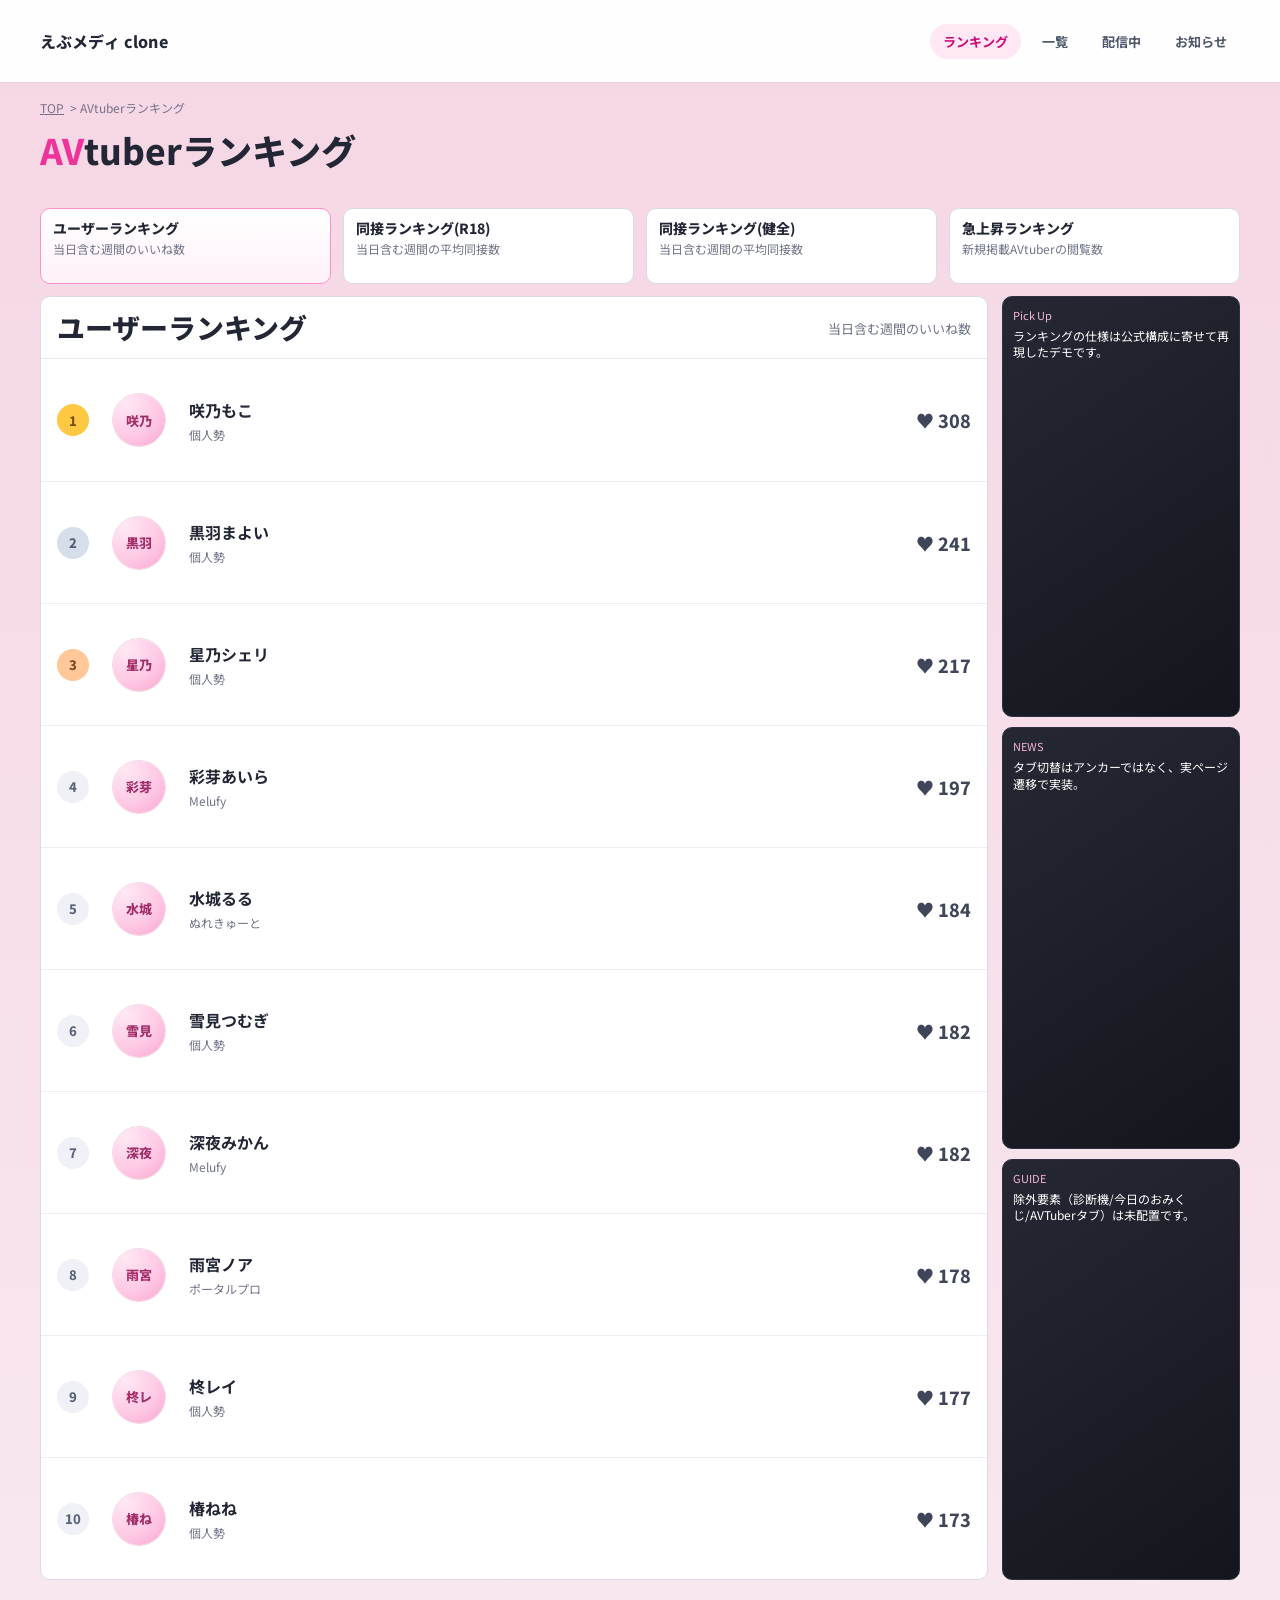
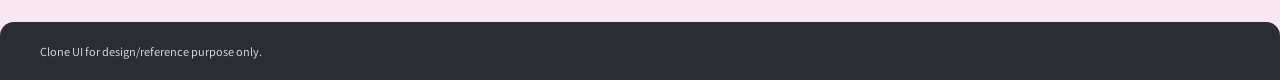
<file: index.html>
<!doctype html>
<html lang="ja">
  <head>
    <meta charset="UTF-8" />
    <meta name="viewport" content="width=device-width, initial-scale=1.0" />
    <title>ユーザーランキング | AVtuberランキング clone</title>
    <meta name="description" content="AVtuberランキングのユーザーランキングページ。タブごとにページ遷移で閲覧できます。" />
    <link rel="preconnect" href="https://fonts.googleapis.com" />
    <link rel="preconnect" href="https://fonts.gstatic.com" crossorigin />
    <link href="https://fonts.googleapis.com/css2?family=Noto+Sans+JP:wght@400;500;700;800&display=swap" rel="stylesheet" />
    <link rel="stylesheet" href="./styles.css?v=6" />
  </head>
  <body data-ranking-type="like">
    <div class="app-shell">
      <header class="header">
        <div class="header-inner container">
          <a class="logo" href="./index.html" aria-label="ランキングトップ">えぶメディ clone</a>
          <nav class="gnav" aria-label="グローバルナビゲーション">
            <a class="nav-link active" href="./index.html">ランキング</a>
            <a class="nav-link" href="./list.html">一覧</a>
            <a class="nav-link" href="./live.html">配信中</a>
            <a class="nav-link" href="./news.html">お知らせ</a>
          </nav>
        </div>
      </header>

      <main class="container main-content">
        <div class="breadcrumbs"><a href="./index.html">TOP</a> &gt; AVtuberランキング</div>
        <h1 class="title-page"><span class="t-pink">AV</span>tuberランキング</h1>

        <section class="tab-nav" aria-label="ランキング種別タブ">
          <a class="tab-item is-active" href="./index.html">
            <h2 class="tab-label">ユーザーランキング</h2>
            <p class="tab-desc">当日含む週間のいいね数</p>
          </a>
          <a class="tab-item" href="./ranking-live.html">
            <h2 class="tab-label">同接ランキング(R18)</h2>
            <p class="tab-desc">当日含む週間の平均同接数</p>
          </a>
          <a class="tab-item" href="./ranking-healthy.html">
            <h2 class="tab-label">同接ランキング(健全)</h2>
            <p class="tab-desc">当日含む週間の平均同接数</p>
          </a>
          <a class="tab-item" href="./ranking-pv.html">
            <h2 class="tab-label">急上昇ランキング</h2>
            <p class="tab-desc">新規掲載AVtuberの閲覧数</p>
          </a>
        </section>

        <div class="ranking-layout">
          <section class="ranking-panel">
            <div class="panel-head">
              <h2 class="title-ranking">ユーザーランキング</h2>
              <p class="ranking-desc">当日含む週間のいいね数</p>
            </div>
            <div class="rank-list" data-grid="like"></div>
          </section>

          <aside class="side-stack" aria-label="サイド情報">
            <section class="ad-card"><small>Pick Up</small><p>ランキングの仕様は公式構成に寄せて再現したデモです。</p></section>
            <section class="ad-card"><small>NEWS</small><p>タブ切替はアンカーではなく、実ページ遷移で実装。</p></section>
            <section class="ad-card"><small>GUIDE</small><p>除外要素（診断機/今日のおみくじ/AVTuberタブ）は未配置です。</p></section>
          </aside>
        </div>
      </main>

      <footer class="footer">
        <div class="container footer-inner">
          <p>Clone UI for design/reference purpose only.</p>
        </div>
      </footer>
    </div>

    <script src="./script.js" type="module"></script>
  </body>
</html>
</file>
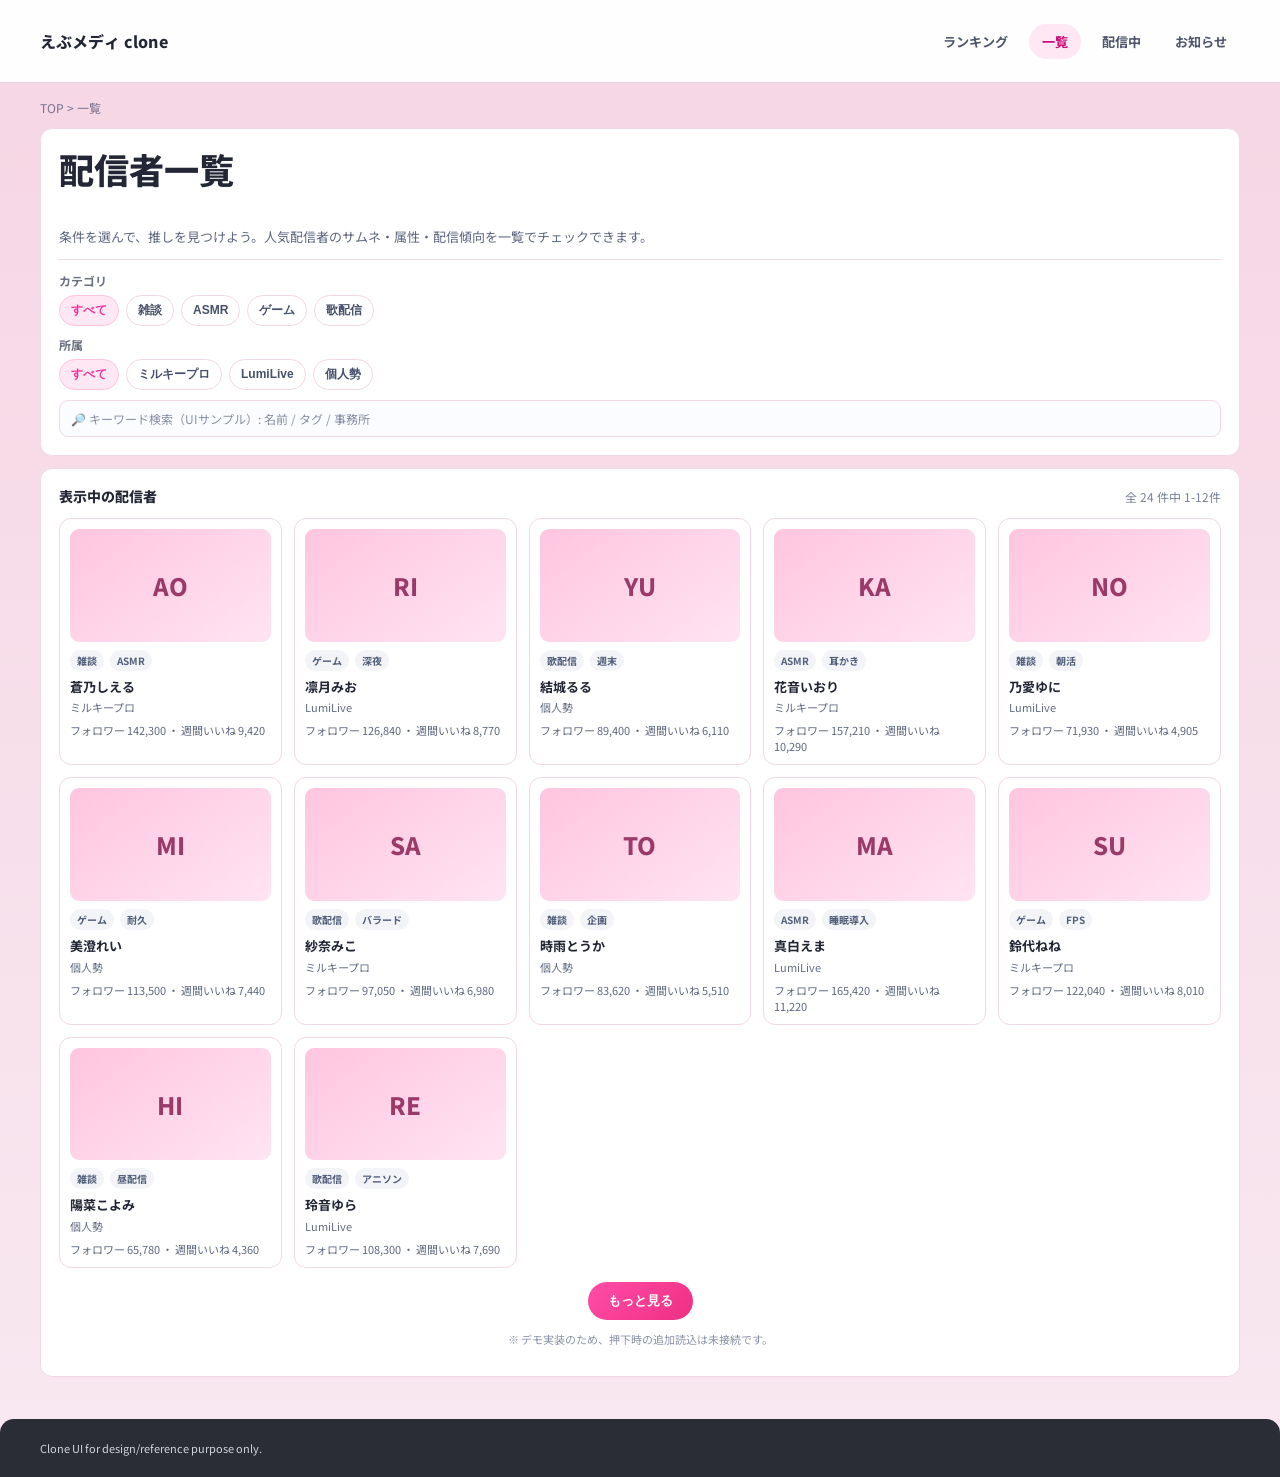
<file: list.html>
<!doctype html>
<html lang="ja">
  <head>
    <meta charset="UTF-8" />
    <meta name="viewport" content="width=device-width, initial-scale=1.0" />
    <title>一覧 | えぶメディ clone</title>
    <meta name="description" content="配信者一覧。事務所・カテゴリ・タグで絞り込みながら人気配信者を探せます。" />
    <link rel="preconnect" href="https://fonts.googleapis.com" />
    <link rel="preconnect" href="https://fonts.gstatic.com" crossorigin />
    <link
      href="https://fonts.googleapis.com/css2?family=Noto+Sans+JP:wght@400;500;700;800&display=swap"
      rel="stylesheet"
    />
    <link rel="stylesheet" href="./styles.css?v=6" />
  </head>
  <body>
    <div class="app-shell">
      <header class="header">
        <div class="header-inner container">
          <a class="logo" href="./index.html">えぶメディ clone</a>
          <nav class="gnav" aria-label="グローバルナビゲーション">
            <a class="nav-link" href="./index.html">ランキング</a>
            <a class="nav-link active" href="./list.html">一覧</a>
            <a class="nav-link" href="./live.html">配信中</a>
            <a class="nav-link" href="./news.html">お知らせ</a>
          </nav>
        </div>
      </header>

      <main class="container main-content list-page">
        <div class="breadcrumbs">TOP &gt; 一覧</div>

        <section class="first-view box-white">
          <h1 class="title-page">配信者一覧</h1>
          <p class="lead">条件を選んで、推しを見つけよう。人気配信者のサムネ・属性・配信傾向を一覧でチェックできます。</p>

          <div class="filter-area" aria-label="一覧フィルター">
            <div class="filter-row">
              <span class="filter-label">カテゴリ</span>
              <div class="chip-group">
                <button class="chip chip-active" type="button">すべて</button>
                <button class="chip" type="button">雑談</button>
                <button class="chip" type="button">ASMR</button>
                <button class="chip" type="button">ゲーム</button>
                <button class="chip" type="button">歌配信</button>
              </div>
            </div>
            <div class="filter-row">
              <span class="filter-label">所属</span>
              <div class="chip-group">
                <button class="chip chip-active" type="button">すべて</button>
                <button class="chip" type="button">ミルキープロ</button>
                <button class="chip" type="button">LumiLive</button>
                <button class="chip" type="button">個人勢</button>
              </div>
            </div>
            <div class="search-like">🔎 キーワード検索（UIサンプル）: 名前 / タグ / 事務所</div>
          </div>
        </section>

        <section class="box-white listing-section">
          <div class="section-head">
            <h2 class="title-ranking">表示中の配信者</h2>
            <p class="count">全 24 件中 1-12件</p>
          </div>

          <div class="creator-grid">
            <article class="creator-card">
              <div class="creator-thumb">AO</div>
              <div class="creator-meta"><span class="meta-pill">雑談</span><span class="meta-pill">ASMR</span></div>
              <h3 class="card-name">蒼乃しえる</h3>
              <p class="belong">ミルキープロ</p>
              <p class="creator-stats">フォロワー 142,300 ・ 週間いいね 9,420</p>
            </article>
            <article class="creator-card">
              <div class="creator-thumb">RI</div>
              <div class="creator-meta"><span class="meta-pill">ゲーム</span><span class="meta-pill">深夜</span></div>
              <h3 class="card-name">凛月みお</h3>
              <p class="belong">LumiLive</p>
              <p class="creator-stats">フォロワー 126,840 ・ 週間いいね 8,770</p>
            </article>
            <article class="creator-card">
              <div class="creator-thumb">YU</div>
              <div class="creator-meta"><span class="meta-pill">歌配信</span><span class="meta-pill">週末</span></div>
              <h3 class="card-name">結城るる</h3>
              <p class="belong">個人勢</p>
              <p class="creator-stats">フォロワー 89,400 ・ 週間いいね 6,110</p>
            </article>
            <article class="creator-card">
              <div class="creator-thumb">KA</div>
              <div class="creator-meta"><span class="meta-pill">ASMR</span><span class="meta-pill">耳かき</span></div>
              <h3 class="card-name">花音いおり</h3>
              <p class="belong">ミルキープロ</p>
              <p class="creator-stats">フォロワー 157,210 ・ 週間いいね 10,290</p>
            </article>
            <article class="creator-card">
              <div class="creator-thumb">NO</div>
              <div class="creator-meta"><span class="meta-pill">雑談</span><span class="meta-pill">朝活</span></div>
              <h3 class="card-name">乃愛ゆに</h3>
              <p class="belong">LumiLive</p>
              <p class="creator-stats">フォロワー 71,930 ・ 週間いいね 4,905</p>
            </article>
            <article class="creator-card">
              <div class="creator-thumb">MI</div>
              <div class="creator-meta"><span class="meta-pill">ゲーム</span><span class="meta-pill">耐久</span></div>
              <h3 class="card-name">美澄れい</h3>
              <p class="belong">個人勢</p>
              <p class="creator-stats">フォロワー 113,500 ・ 週間いいね 7,440</p>
            </article>
            <article class="creator-card">
              <div class="creator-thumb">SA</div>
              <div class="creator-meta"><span class="meta-pill">歌配信</span><span class="meta-pill">バラード</span></div>
              <h3 class="card-name">紗奈みこ</h3>
              <p class="belong">ミルキープロ</p>
              <p class="creator-stats">フォロワー 97,050 ・ 週間いいね 6,980</p>
            </article>
            <article class="creator-card">
              <div class="creator-thumb">TO</div>
              <div class="creator-meta"><span class="meta-pill">雑談</span><span class="meta-pill">企画</span></div>
              <h3 class="card-name">時雨とうか</h3>
              <p class="belong">個人勢</p>
              <p class="creator-stats">フォロワー 83,620 ・ 週間いいね 5,510</p>
            </article>
            <article class="creator-card">
              <div class="creator-thumb">MA</div>
              <div class="creator-meta"><span class="meta-pill">ASMR</span><span class="meta-pill">睡眠導入</span></div>
              <h3 class="card-name">真白えま</h3>
              <p class="belong">LumiLive</p>
              <p class="creator-stats">フォロワー 165,420 ・ 週間いいね 11,220</p>
            </article>
            <article class="creator-card">
              <div class="creator-thumb">SU</div>
              <div class="creator-meta"><span class="meta-pill">ゲーム</span><span class="meta-pill">FPS</span></div>
              <h3 class="card-name">鈴代ねね</h3>
              <p class="belong">ミルキープロ</p>
              <p class="creator-stats">フォロワー 122,040 ・ 週間いいね 8,010</p>
            </article>
            <article class="creator-card">
              <div class="creator-thumb">HI</div>
              <div class="creator-meta"><span class="meta-pill">雑談</span><span class="meta-pill">昼配信</span></div>
              <h3 class="card-name">陽菜こよみ</h3>
              <p class="belong">個人勢</p>
              <p class="creator-stats">フォロワー 65,780 ・ 週間いいね 4,360</p>
            </article>
            <article class="creator-card">
              <div class="creator-thumb">RE</div>
              <div class="creator-meta"><span class="meta-pill">歌配信</span><span class="meta-pill">アニソン</span></div>
              <h3 class="card-name">玲音ゆら</h3>
              <p class="belong">LumiLive</p>
              <p class="creator-stats">フォロワー 108,300 ・ 週間いいね 7,690</p>
            </article>
          </div>

          <div class="load-more-wrap">
            <button class="load-more" type="button">もっと見る</button>
            <p class="muted-note">※ デモ実装のため、押下時の追加読込は未接続です。</p>
          </div>
        </section>
      </main>

      <footer class="footer">
        <div class="container footer-inner">
          <p>Clone UI for design/reference purpose only.</p>
        </div>
      </footer>
    </div>
  </body>
</html>
</file>
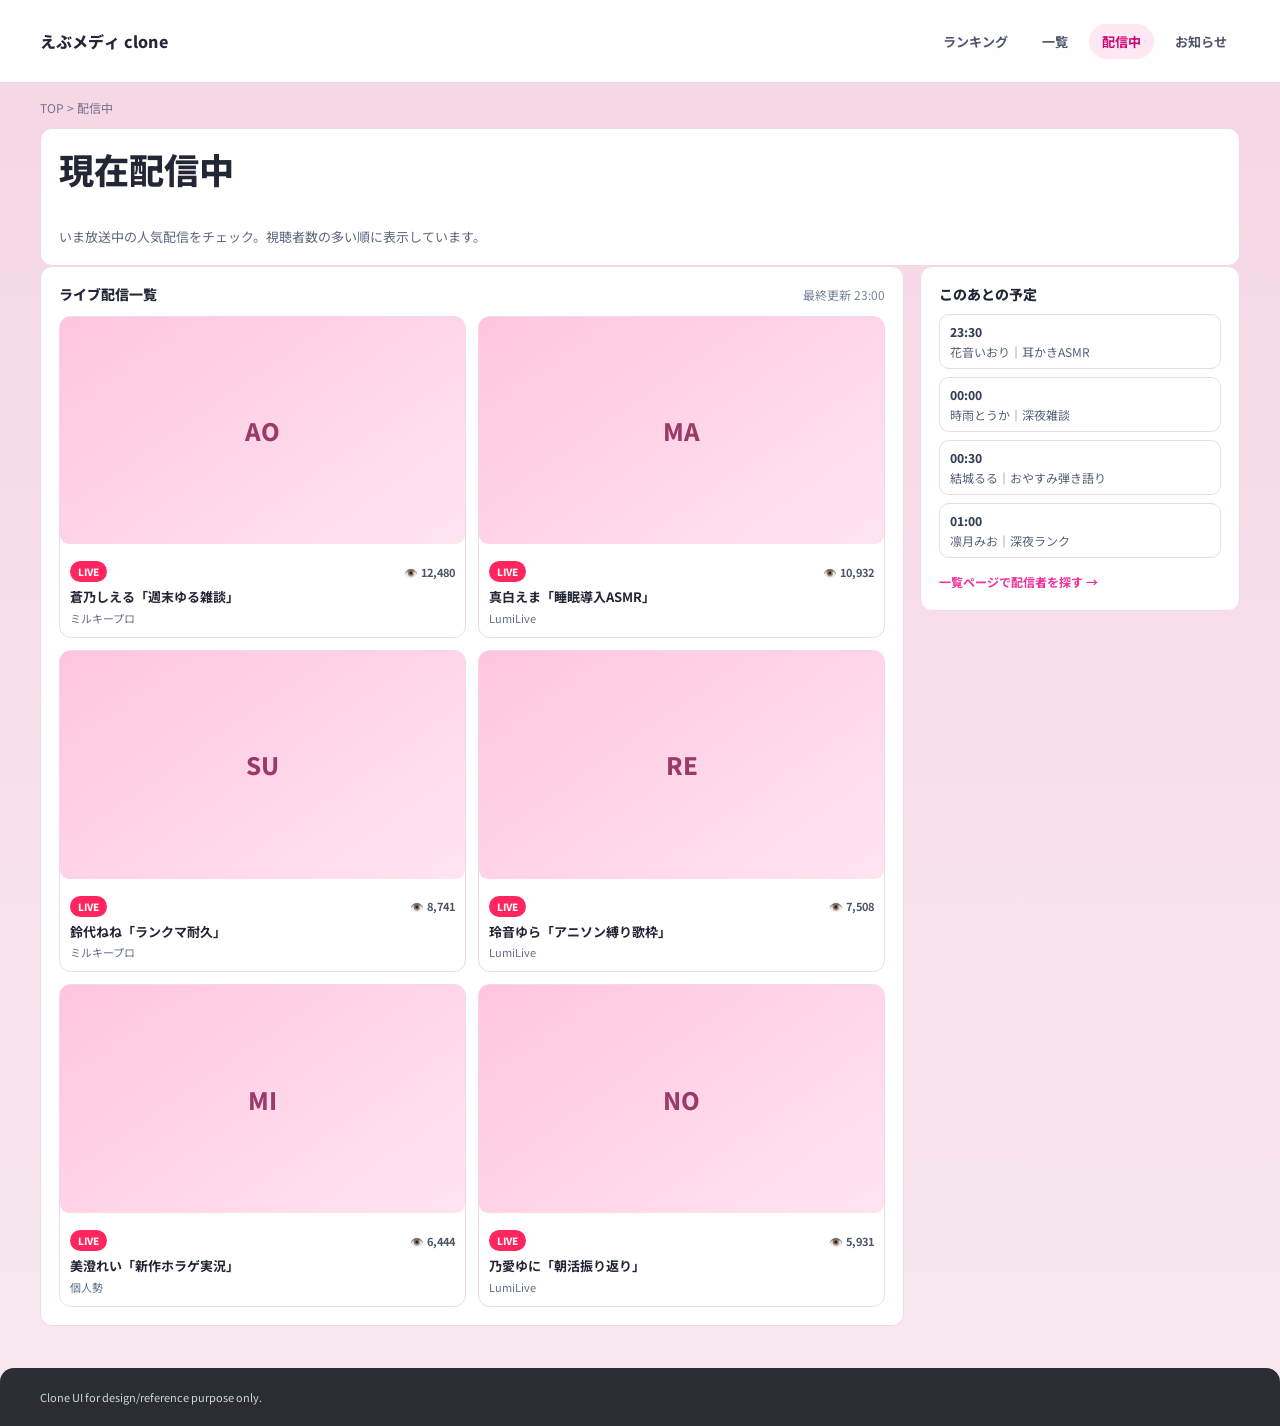
<file: live.html>
<!doctype html>
<html lang="ja">
  <head>
    <meta charset="UTF-8" />
    <meta name="viewport" content="width=device-width, initial-scale=1.0" />
    <title>配信中 | えぶメディ clone</title>
    <meta name="description" content="現在配信中の配信者をリアルタイム風に表示。視聴者数と次回配信スケジュールをまとめて確認できます。" />
    <link rel="preconnect" href="https://fonts.googleapis.com" />
    <link rel="preconnect" href="https://fonts.gstatic.com" crossorigin />
    <link
      href="https://fonts.googleapis.com/css2?family=Noto+Sans+JP:wght@400;500;700;800&display=swap"
      rel="stylesheet"
    />
    <link rel="stylesheet" href="./styles.css?v=6" />
  </head>
  <body>
    <div class="app-shell">
      <header class="header">
        <div class="header-inner container">
          <a class="logo" href="./index.html">えぶメディ clone</a>
          <nav class="gnav" aria-label="グローバルナビゲーション">
            <a class="nav-link" href="./index.html">ランキング</a>
            <a class="nav-link" href="./list.html">一覧</a>
            <a class="nav-link active" href="./live.html">配信中</a>
            <a class="nav-link" href="./news.html">お知らせ</a>
          </nav>
        </div>
      </header>

      <main class="container main-content live-page">
        <div class="breadcrumbs">TOP &gt; 配信中</div>

        <section class="first-view box-white">
          <h1 class="title-page">現在配信中</h1>
          <p class="lead">いま放送中の人気配信をチェック。視聴者数の多い順に表示しています。</p>
        </section>

        <div class="live-layout">
          <section class="box-white">
            <div class="section-head">
              <h2 class="title-ranking">ライブ配信一覧</h2>
              <p class="count">最終更新 23:00</p>
            </div>

            <div class="live-grid">
              <article class="live-card">
                <div class="live-thumb">AO</div>
                <div class="live-body">
                  <div class="live-meta-row"><span class="live-badge">LIVE</span><span class="viewer-count">👁️ 12,480</span></div>
                  <h3 class="card-name">蒼乃しえる「週末ゆる雑談」</h3>
                  <p class="belong">ミルキープロ</p>
                </div>
              </article>
              <article class="live-card">
                <div class="live-thumb">MA</div>
                <div class="live-body">
                  <div class="live-meta-row"><span class="live-badge">LIVE</span><span class="viewer-count">👁️ 10,932</span></div>
                  <h3 class="card-name">真白えま「睡眠導入ASMR」</h3>
                  <p class="belong">LumiLive</p>
                </div>
              </article>
              <article class="live-card">
                <div class="live-thumb">SU</div>
                <div class="live-body">
                  <div class="live-meta-row"><span class="live-badge">LIVE</span><span class="viewer-count">👁️ 8,741</span></div>
                  <h3 class="card-name">鈴代ねね「ランクマ耐久」</h3>
                  <p class="belong">ミルキープロ</p>
                </div>
              </article>
              <article class="live-card">
                <div class="live-thumb">RE</div>
                <div class="live-body">
                  <div class="live-meta-row"><span class="live-badge">LIVE</span><span class="viewer-count">👁️ 7,508</span></div>
                  <h3 class="card-name">玲音ゆら「アニソン縛り歌枠」</h3>
                  <p class="belong">LumiLive</p>
                </div>
              </article>
              <article class="live-card">
                <div class="live-thumb">MI</div>
                <div class="live-body">
                  <div class="live-meta-row"><span class="live-badge">LIVE</span><span class="viewer-count">👁️ 6,444</span></div>
                  <h3 class="card-name">美澄れい「新作ホラゲ実況」</h3>
                  <p class="belong">個人勢</p>
                </div>
              </article>
              <article class="live-card">
                <div class="live-thumb">NO</div>
                <div class="live-body">
                  <div class="live-meta-row"><span class="live-badge">LIVE</span><span class="viewer-count">👁️ 5,931</span></div>
                  <h3 class="card-name">乃愛ゆに「朝活振り返り」</h3>
                  <p class="belong">LumiLive</p>
                </div>
              </article>
            </div>
          </section>

          <aside class="box-white schedule-box" aria-label="配信スケジュール">
            <h2 class="title-ranking">このあとの予定</h2>
            <ul class="schedule-list">
              <li><span class="time">23:30</span><span class="sch-text">花音いおり｜耳かきASMR</span></li>
              <li><span class="time">00:00</span><span class="sch-text">時雨とうか｜深夜雑談</span></li>
              <li><span class="time">00:30</span><span class="sch-text">結城るる｜おやすみ弾き語り</span></li>
              <li><span class="time">01:00</span><span class="sch-text">凛月みお｜深夜ランク</span></li>
            </ul>
            <a class="schedule-link" href="./list.html">一覧ページで配信者を探す →</a>
          </aside>
        </div>
      </main>

      <footer class="footer">
        <div class="container footer-inner">
          <p>Clone UI for design/reference purpose only.</p>
        </div>
      </footer>
    </div>
  </body>
</html>
</file>
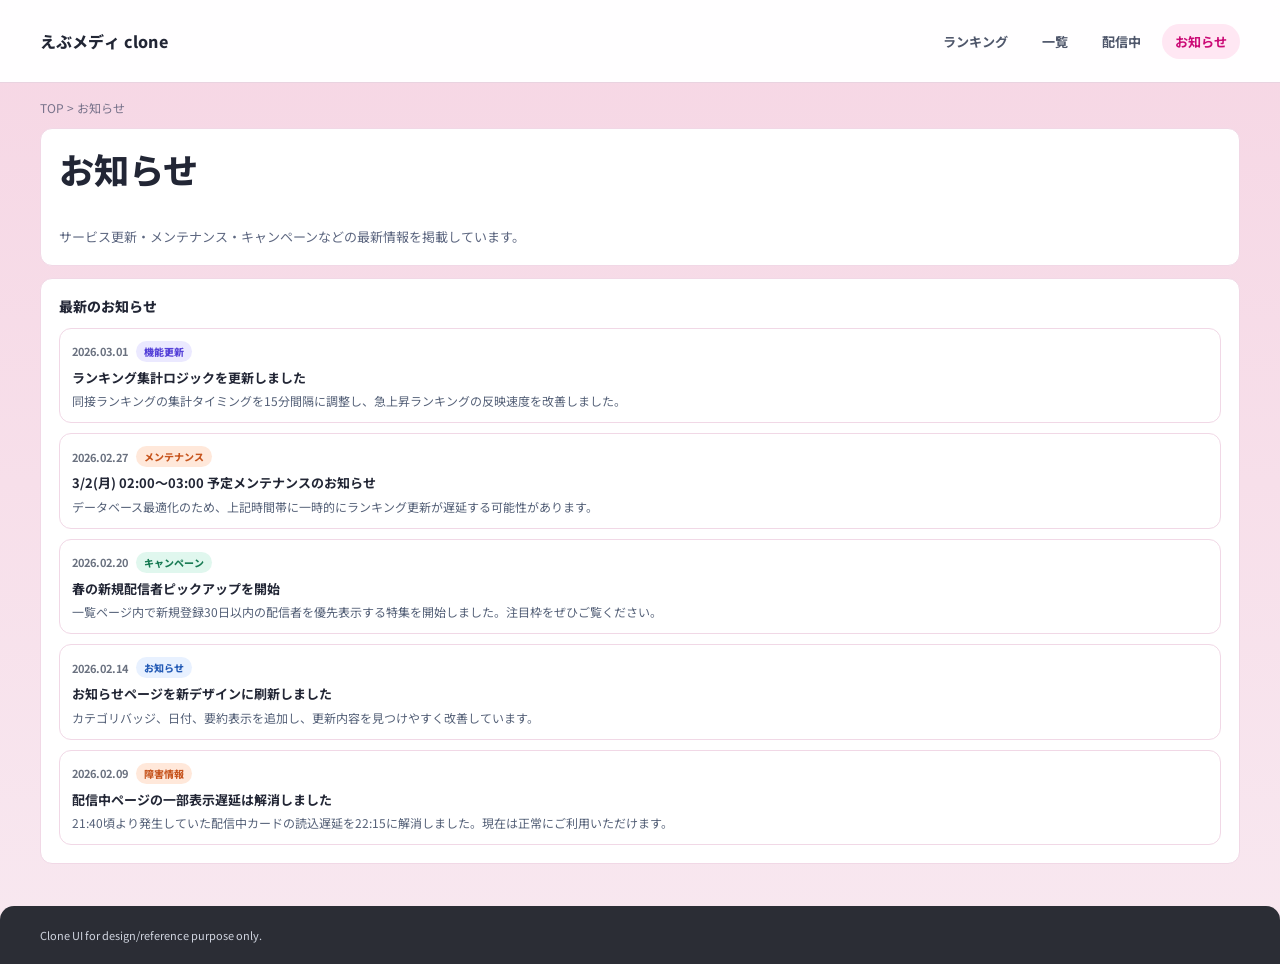
<file: news.html>
<!doctype html>
<html lang="ja">
  <head>
    <meta charset="UTF-8" />
    <meta name="viewport" content="width=device-width, initial-scale=1.0" />
    <title>お知らせ | えぶメディ clone</title>
    <meta name="description" content="ランキング更新情報・障害情報・キャンペーン告知など、お知らせ一覧ページです。" />
    <link rel="preconnect" href="https://fonts.googleapis.com" />
    <link rel="preconnect" href="https://fonts.gstatic.com" crossorigin />
    <link
      href="https://fonts.googleapis.com/css2?family=Noto+Sans+JP:wght@400;500;700;800&display=swap"
      rel="stylesheet"
    />
    <link rel="stylesheet" href="./styles.css?v=6" />
  </head>
  <body>
    <div class="app-shell">
      <header class="header">
        <div class="header-inner container">
          <a class="logo" href="./index.html">えぶメディ clone</a>
          <nav class="gnav" aria-label="グローバルナビゲーション">
            <a class="nav-link" href="./index.html">ランキング</a>
            <a class="nav-link" href="./list.html">一覧</a>
            <a class="nav-link" href="./live.html">配信中</a>
            <a class="nav-link active" href="./news.html">お知らせ</a>
          </nav>
        </div>
      </header>

      <main class="container main-content news-page">
        <div class="breadcrumbs">TOP &gt; お知らせ</div>

        <section class="first-view box-white">
          <h1 class="title-page">お知らせ</h1>
          <p class="lead">サービス更新・メンテナンス・キャンペーンなどの最新情報を掲載しています。</p>
        </section>

        <section class="box-white news-list-wrap">
          <h2 class="title-ranking">最新のお知らせ</h2>
          <ul class="news-list">
            <li class="news-item" id="news-20260301-ranking">
              <div class="news-head">
                <time datetime="2026-03-01">2026.03.01</time>
                <span class="news-category cat-update">機能更新</span>
              </div>
              <h3 class="card-name">ランキング集計ロジックを更新しました</h3>
              <p class="news-snippet">同接ランキングの集計タイミングを15分間隔に調整し、急上昇ランキングの反映速度を改善しました。</p>
            </li>
            <li class="news-item" id="news-20260227-maintenance">
              <div class="news-head">
                <time datetime="2026-02-27">2026.02.27</time>
                <span class="news-category cat-maint">メンテナンス</span>
              </div>
              <h3 class="card-name">3/2(月) 02:00〜03:00 予定メンテナンスのお知らせ</h3>
              <p class="news-snippet">データベース最適化のため、上記時間帯に一時的にランキング更新が遅延する可能性があります。</p>
            </li>
            <li class="news-item" id="news-20260220-campaign">
              <div class="news-head">
                <time datetime="2026-02-20">2026.02.20</time>
                <span class="news-category cat-campaign">キャンペーン</span>
              </div>
              <h3 class="card-name">春の新規配信者ピックアップを開始</h3>
              <p class="news-snippet">一覧ページ内で新規登録30日以内の配信者を優先表示する特集を開始しました。注目枠をぜひご覧ください。</p>
            </li>
            <li class="news-item" id="news-20260214-notice">
              <div class="news-head">
                <time datetime="2026-02-14">2026.02.14</time>
                <span class="news-category cat-info">お知らせ</span>
              </div>
              <h3 class="card-name">お知らせページを新デザインに刷新しました</h3>
              <p class="news-snippet">カテゴリバッジ、日付、要約表示を追加し、更新内容を見つけやすく改善しています。</p>
            </li>
            <li class="news-item" id="news-20260209-system">
              <div class="news-head">
                <time datetime="2026-02-09">2026.02.09</time>
                <span class="news-category cat-maint">障害情報</span>
              </div>
              <h3 class="card-name">配信中ページの一部表示遅延は解消しました</h3>
              <p class="news-snippet">21:40頃より発生していた配信中カードの読込遅延を22:15に解消しました。現在は正常にご利用いただけます。</p>
            </li>
          </ul>
        </section>
      </main>

      <footer class="footer">
        <div class="container footer-inner">
          <p>Clone UI for design/reference purpose only.</p>
        </div>
      </footer>
    </div>
  </body>
</html>
</file>
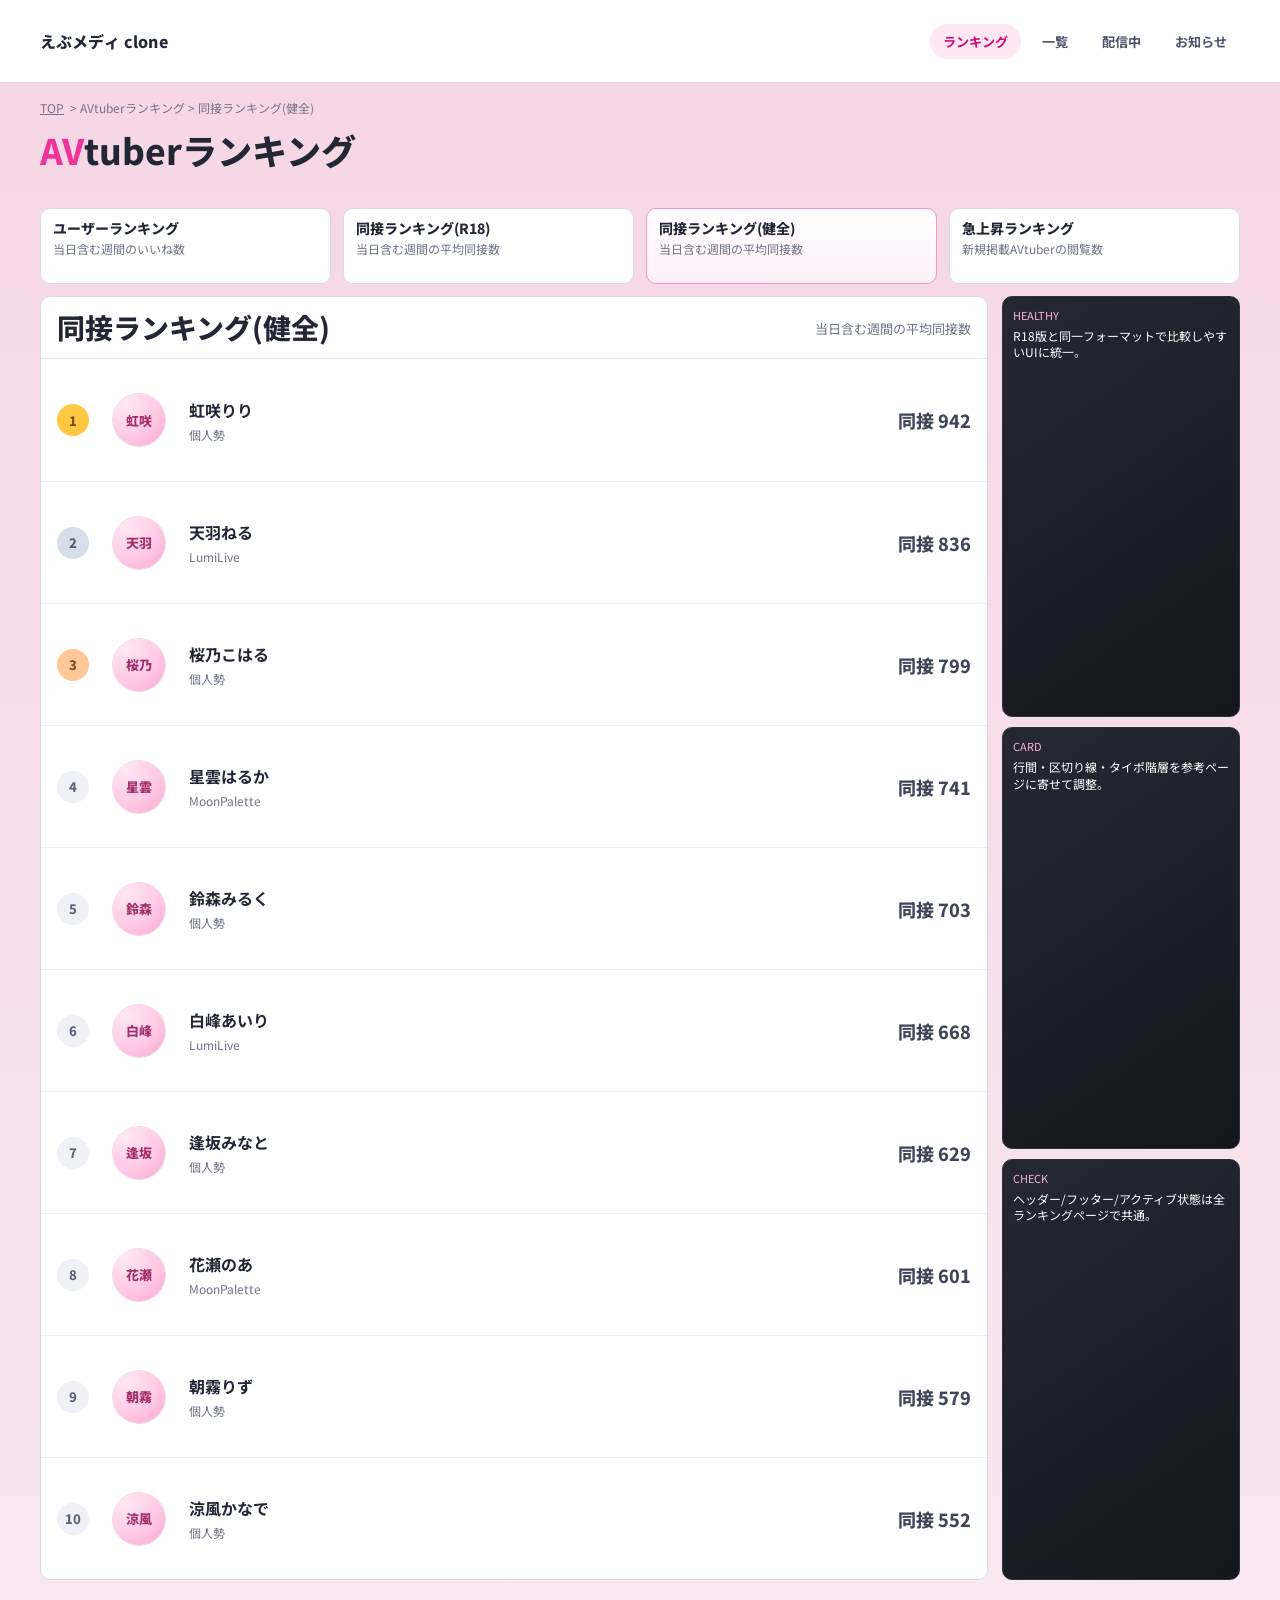
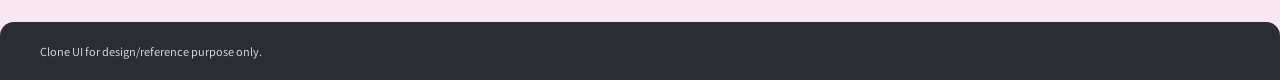
<file: ranking-healthy.html>
<!doctype html>
<html lang="ja">
  <head>
    <meta charset="UTF-8" />
    <meta name="viewport" content="width=device-width, initial-scale=1.0" />
    <title>同接ランキング(健全) | AVtuberランキング clone</title>
    <meta name="description" content="AVtuberランキングの同接ランキング(健全)ページ。タブごとにページ遷移で閲覧できます。" />
    <link rel="preconnect" href="https://fonts.googleapis.com" />
    <link rel="preconnect" href="https://fonts.gstatic.com" crossorigin />
    <link href="https://fonts.googleapis.com/css2?family=Noto+Sans+JP:wght@400;500;700;800&display=swap" rel="stylesheet" />
    <link rel="stylesheet" href="./styles.css?v=6" />
  </head>
  <body data-ranking-type="healthy">
    <div class="app-shell">
      <header class="header">
        <div class="header-inner container">
          <a class="logo" href="./index.html" aria-label="ランキングトップ">えぶメディ clone</a>
          <nav class="gnav" aria-label="グローバルナビゲーション">
            <a class="nav-link active" href="./index.html">ランキング</a>
            <a class="nav-link" href="./list.html">一覧</a>
            <a class="nav-link" href="./live.html">配信中</a>
            <a class="nav-link" href="./news.html">お知らせ</a>
          </nav>
        </div>
      </header>

      <main class="container main-content">
        <div class="breadcrumbs"><a href="./index.html">TOP</a> &gt; AVtuberランキング &gt; 同接ランキング(健全)</div>
        <h1 class="title-page"><span class="t-pink">AV</span>tuberランキング</h1>

        <section class="tab-nav" aria-label="ランキング種別タブ">
          <a class="tab-item" href="./index.html">
            <h2 class="tab-label">ユーザーランキング</h2>
            <p class="tab-desc">当日含む週間のいいね数</p>
          </a>
          <a class="tab-item" href="./ranking-live.html">
            <h2 class="tab-label">同接ランキング(R18)</h2>
            <p class="tab-desc">当日含む週間の平均同接数</p>
          </a>
          <a class="tab-item is-active" href="./ranking-healthy.html">
            <h2 class="tab-label">同接ランキング(健全)</h2>
            <p class="tab-desc">当日含む週間の平均同接数</p>
          </a>
          <a class="tab-item" href="./ranking-pv.html">
            <h2 class="tab-label">急上昇ランキング</h2>
            <p class="tab-desc">新規掲載AVtuberの閲覧数</p>
          </a>
        </section>

        <div class="ranking-layout">
          <section class="ranking-panel">
            <div class="panel-head">
              <h2 class="title-ranking">同接ランキング(健全)</h2>
              <p class="ranking-desc">当日含む週間の平均同接数</p>
            </div>
            <div class="rank-list" data-grid="healthy"></div>
          </section>

          <aside class="side-stack" aria-label="サイド情報">
            <section class="ad-card"><small>HEALTHY</small><p>R18版と同一フォーマットで比較しやすいUIに統一。</p></section>
            <section class="ad-card"><small>CARD</small><p>行間・区切り線・タイポ階層を参考ページに寄せて調整。</p></section>
            <section class="ad-card"><small>CHECK</small><p>ヘッダー/フッター/アクティブ状態は全ランキングページで共通。</p></section>
          </aside>
        </div>
      </main>

      <footer class="footer">
        <div class="container footer-inner">
          <p>Clone UI for design/reference purpose only.</p>
        </div>
      </footer>
    </div>

    <script src="./script.js" type="module"></script>
  </body>
</html>
</file>
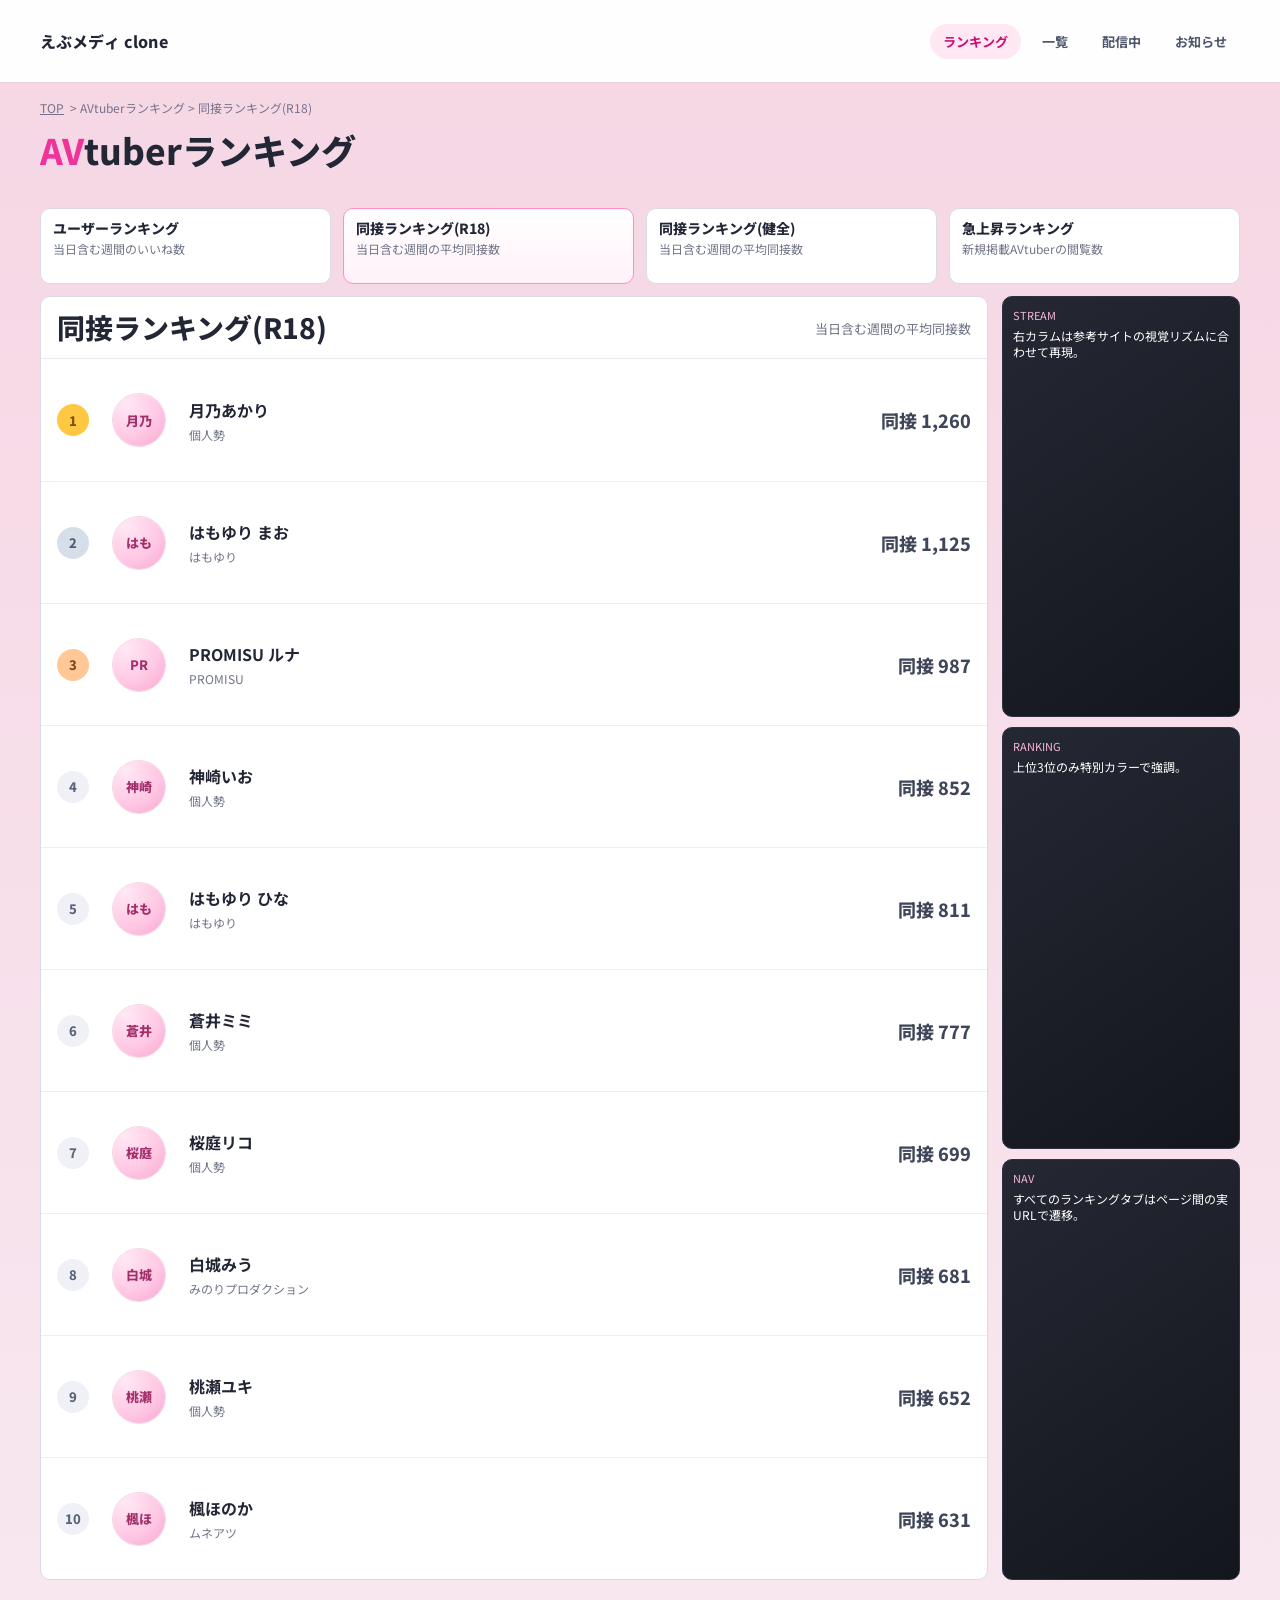
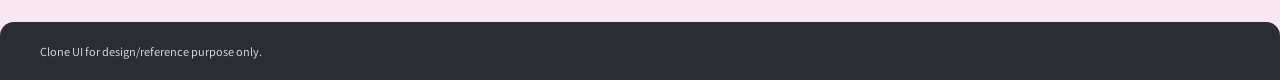
<file: ranking-live.html>
<!doctype html>
<html lang="ja">
  <head>
    <meta charset="UTF-8" />
    <meta name="viewport" content="width=device-width, initial-scale=1.0" />
    <title>同接ランキング(R18) | AVtuberランキング clone</title>
    <meta name="description" content="AVtuberランキングの同接ランキング(R18)ページ。タブごとにページ遷移で閲覧できます。" />
    <link rel="preconnect" href="https://fonts.googleapis.com" />
    <link rel="preconnect" href="https://fonts.gstatic.com" crossorigin />
    <link href="https://fonts.googleapis.com/css2?family=Noto+Sans+JP:wght@400;500;700;800&display=swap" rel="stylesheet" />
    <link rel="stylesheet" href="./styles.css?v=6" />
  </head>
  <body data-ranking-type="live">
    <div class="app-shell">
      <header class="header">
        <div class="header-inner container">
          <a class="logo" href="./index.html" aria-label="ランキングトップ">えぶメディ clone</a>
          <nav class="gnav" aria-label="グローバルナビゲーション">
            <a class="nav-link active" href="./index.html">ランキング</a>
            <a class="nav-link" href="./list.html">一覧</a>
            <a class="nav-link" href="./live.html">配信中</a>
            <a class="nav-link" href="./news.html">お知らせ</a>
          </nav>
        </div>
      </header>

      <main class="container main-content">
        <div class="breadcrumbs"><a href="./index.html">TOP</a> &gt; AVtuberランキング &gt; 同接ランキング(R18)</div>
        <h1 class="title-page"><span class="t-pink">AV</span>tuberランキング</h1>

        <section class="tab-nav" aria-label="ランキング種別タブ">
          <a class="tab-item" href="./index.html">
            <h2 class="tab-label">ユーザーランキング</h2>
            <p class="tab-desc">当日含む週間のいいね数</p>
          </a>
          <a class="tab-item is-active" href="./ranking-live.html">
            <h2 class="tab-label">同接ランキング(R18)</h2>
            <p class="tab-desc">当日含む週間の平均同接数</p>
          </a>
          <a class="tab-item" href="./ranking-healthy.html">
            <h2 class="tab-label">同接ランキング(健全)</h2>
            <p class="tab-desc">当日含む週間の平均同接数</p>
          </a>
          <a class="tab-item" href="./ranking-pv.html">
            <h2 class="tab-label">急上昇ランキング</h2>
            <p class="tab-desc">新規掲載AVtuberの閲覧数</p>
          </a>
        </section>

        <div class="ranking-layout">
          <section class="ranking-panel">
            <div class="panel-head">
              <h2 class="title-ranking">同接ランキング(R18)</h2>
              <p class="ranking-desc">当日含む週間の平均同接数</p>
            </div>
            <div class="rank-list" data-grid="live"></div>
          </section>

          <aside class="side-stack" aria-label="サイド情報">
            <section class="ad-card"><small>STREAM</small><p>右カラムは参考サイトの視覚リズムに合わせて再現。</p></section>
            <section class="ad-card"><small>RANKING</small><p>上位3位のみ特別カラーで強調。</p></section>
            <section class="ad-card"><small>NAV</small><p>すべてのランキングタブはページ間の実URLで遷移。</p></section>
          </aside>
        </div>
      </main>

      <footer class="footer">
        <div class="container footer-inner">
          <p>Clone UI for design/reference purpose only.</p>
        </div>
      </footer>
    </div>

    <script src="./script.js" type="module"></script>
  </body>
</html>
</file>
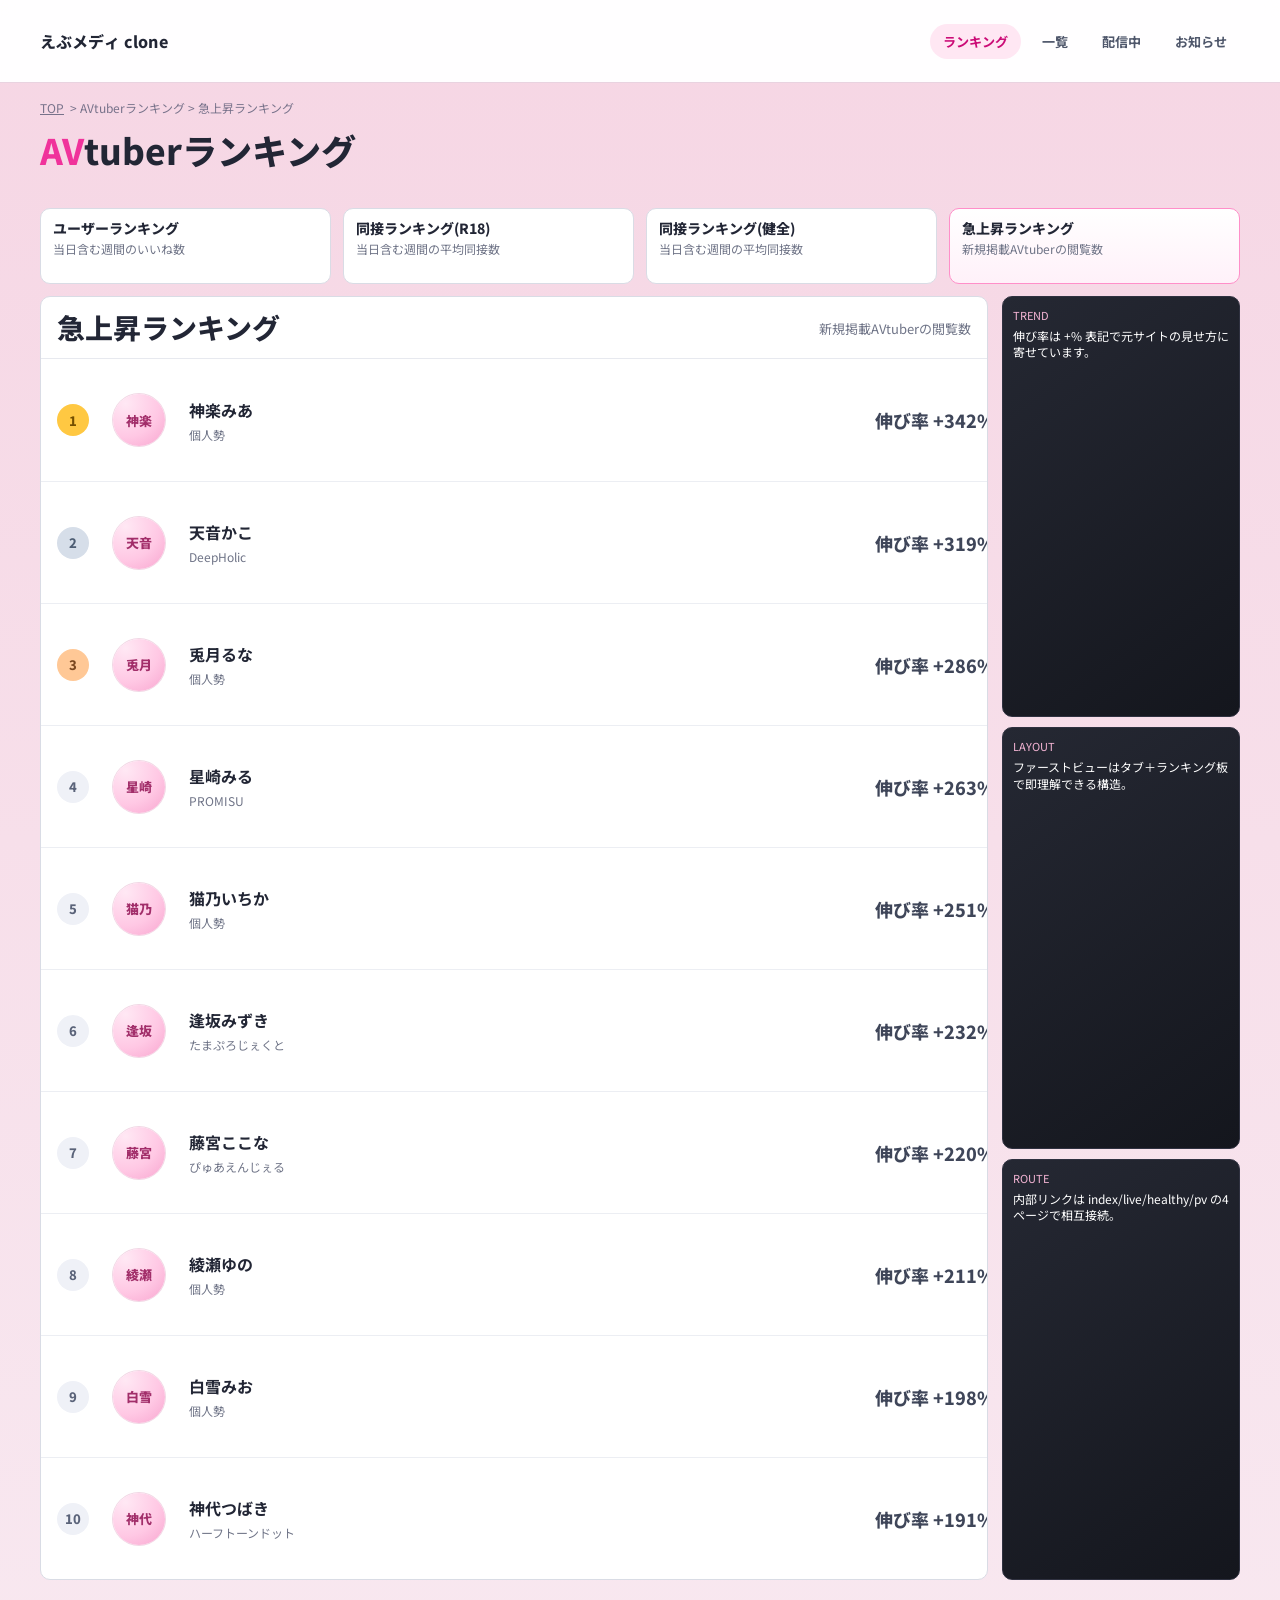
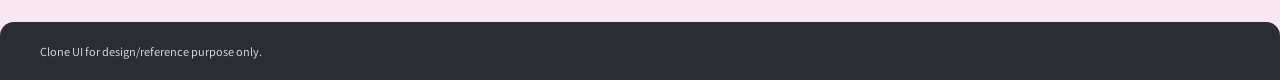
<file: ranking-pv.html>
<!doctype html>
<html lang="ja">
  <head>
    <meta charset="UTF-8" />
    <meta name="viewport" content="width=device-width, initial-scale=1.0" />
    <title>急上昇ランキング | AVtuberランキング clone</title>
    <meta name="description" content="AVtuberランキングの急上昇ランキングページ。タブごとにページ遷移で閲覧できます。" />
    <link rel="preconnect" href="https://fonts.googleapis.com" />
    <link rel="preconnect" href="https://fonts.gstatic.com" crossorigin />
    <link href="https://fonts.googleapis.com/css2?family=Noto+Sans+JP:wght@400;500;700;800&display=swap" rel="stylesheet" />
    <link rel="stylesheet" href="./styles.css?v=6" />
  </head>
  <body data-ranking-type="pv">
    <div class="app-shell">
      <header class="header">
        <div class="header-inner container">
          <a class="logo" href="./index.html" aria-label="ランキングトップ">えぶメディ clone</a>
          <nav class="gnav" aria-label="グローバルナビゲーション">
            <a class="nav-link active" href="./index.html">ランキング</a>
            <a class="nav-link" href="./list.html">一覧</a>
            <a class="nav-link" href="./live.html">配信中</a>
            <a class="nav-link" href="./news.html">お知らせ</a>
          </nav>
        </div>
      </header>

      <main class="container main-content">
        <div class="breadcrumbs"><a href="./index.html">TOP</a> &gt; AVtuberランキング &gt; 急上昇ランキング</div>
        <h1 class="title-page"><span class="t-pink">AV</span>tuberランキング</h1>

        <section class="tab-nav" aria-label="ランキング種別タブ">
          <a class="tab-item" href="./index.html">
            <h2 class="tab-label">ユーザーランキング</h2>
            <p class="tab-desc">当日含む週間のいいね数</p>
          </a>
          <a class="tab-item" href="./ranking-live.html">
            <h2 class="tab-label">同接ランキング(R18)</h2>
            <p class="tab-desc">当日含む週間の平均同接数</p>
          </a>
          <a class="tab-item" href="./ranking-healthy.html">
            <h2 class="tab-label">同接ランキング(健全)</h2>
            <p class="tab-desc">当日含む週間の平均同接数</p>
          </a>
          <a class="tab-item is-active" href="./ranking-pv.html">
            <h2 class="tab-label">急上昇ランキング</h2>
            <p class="tab-desc">新規掲載AVtuberの閲覧数</p>
          </a>
        </section>

        <div class="ranking-layout">
          <section class="ranking-panel">
            <div class="panel-head">
              <h2 class="title-ranking">急上昇ランキング</h2>
              <p class="ranking-desc">新規掲載AVtuberの閲覧数</p>
            </div>
            <div class="rank-list" data-grid="pv"></div>
          </section>

          <aside class="side-stack" aria-label="サイド情報">
            <section class="ad-card"><small>TREND</small><p>伸び率は +% 表記で元サイトの見せ方に寄せています。</p></section>
            <section class="ad-card"><small>LAYOUT</small><p>ファーストビューはタブ＋ランキング板で即理解できる構造。</p></section>
            <section class="ad-card"><small>ROUTE</small><p>内部リンクは index/live/healthy/pv の4ページで相互接続。</p></section>
          </aside>
        </div>
      </main>

      <footer class="footer">
        <div class="container footer-inner">
          <p>Clone UI for design/reference purpose only.</p>
        </div>
      </footer>
    </div>

    <script src="./script.js" type="module"></script>
  </body>
</html>
</file>
<file: styles.css>
:root {
  --bg: #f6d6e4;
  --paper: #ffffff;
  --ink: #222635;
  --muted: #6f7487;
  --pink: #f0329b;
  --pink-dark: #cb0b76;
  --pink-soft: #ffe7f3;
  --line: #f1d8e6;
  --line-strong: #e8bfd8;
  --rank-gold: #ffc842;
  --rank-silver: #d6dee9;
  --rank-bronze: #ffc896;
  --radius: 12px;
}

* { box-sizing: border-box; }

html, body {
  margin: 0;
  font-family: 'Noto Sans JP', system-ui, -apple-system, sans-serif;
  color: var(--ink);
  background: linear-gradient(180deg, #f6d6e4 0%, #f8e8f0 100%);
}

a { color: inherit; }

.container {
  width: min(1200px, 100% - 26px);
  margin-inline: auto;
}

.header {
  position: sticky;
  top: 0;
  z-index: 60;
  background: rgba(255, 255, 255, 0.97);
  backdrop-filter: blur(8px);
  border-bottom: 1px solid #e9d3e0;
}

.header-inner {
  min-height: 67px;
  display: flex;
  align-items: center;
  justify-content: space-between;
  gap: 12px;
}

.logo {
  text-decoration: none;
  font-size: 1rem;
  font-weight: 800;
  letter-spacing: 0.01em;
}

.gnav { display: none; gap: 8px; }

.nav-link {
  text-decoration: none;
  font-size: 0.82rem;
  font-weight: 700;
  color: #4f576b;
  border-radius: 999px;
  padding: 8px 13px;
}

.nav-link.active,
.nav-link:hover { background: var(--pink-soft); color: var(--pink-dark); }

.main-content {
  padding: 16px 0 84px;
}

.breadcrumbs {
  display: flex;
  align-items: center;
  gap: 6px;
  margin-bottom: 12px;
  font-size: 12px;
  color: #77728a;
}

.title-page {
  margin: 0 0 25.6px;
  font-size: 25.6px;
  line-height: 1.26;
  font-weight: 800;
}

.t-pink { color: var(--pink); }

.lead {
  margin: 10px 0 0;
  color: #5d6780;
  font-size: 13px;
  line-height: 1.55;
}

.box-white {
  background: #fff;
  border: 1px solid var(--line);
  border-radius: var(--radius);
  padding: 14px;
}

.first-view + .box-white,
.listing-section,
.news-list-wrap { margin-top: 12px; }

/* Ranking */
.tab-nav {
  margin-top: 10px;
  display: grid;
  grid-template-columns: repeat(2, minmax(0, 1fr));
  gap: 10px;
}

.tab-item {
  text-decoration: none;
  border: 1px solid #d9dce5;
  border-radius: 10px;
  background: #fff;
  min-height: 72px;
  padding: 10px 11px;
  box-shadow: 0 1px 0 rgba(255, 255, 255, 0.6) inset;
}

.tab-label { margin: 0; font-size: 13px; font-weight: 800; line-height: 1.35; }
.tab-desc { margin: 4px 0 0; color: var(--muted); font-size: 11px; line-height: 1.4; }

.tab-item.is-active {
  border-color: #ff8fc9;
  background: linear-gradient(180deg, #fff 0%, #fff1f9 100%);
}

.ranking-layout {
  margin-top: 12px;
  display: grid;
  gap: 12px;
  grid-template-columns: 1fr;
}

.ranking-panel {
  background: #fff;
  border: 1px solid #d9dce5;
  border-radius: 10px;
  overflow: clip;
}

.panel-head {
  padding: 13px 14px;
  border-bottom: 1px solid #e7e9ef;
}

.title-ranking { margin: 0; font-size: 14px; font-weight: 800; line-height: 1.35; }
.ranking-desc { margin: 2px 0 0; font-size: 11px; color: var(--muted); }

.panel-head .title-ranking { font-size: 24px; line-height: 1.2; }
.panel-head .ranking-desc { font-size: 12px; }

.rank-list { display: grid; }

.rank-row {
  display: grid;
  grid-template-columns: 1fr auto;
  grid-template-areas:
    "rank count"
    "avatar avatar"
    "meta meta";
  align-items: center;
  gap: 10px 8px;
  padding: 14px 14px 16px;
  min-height: 266px;
  border-top: 1px solid #eceef3;
}

.rank-row:first-child { border-top: 0; }

.rank-no {
  grid-area: rank;
  width: 34px;
  height: 34px;
  border-radius: 999px;
  display: grid;
  place-items: center;
  font-size: 13px;
  font-weight: 800;
  background: #eff1f7;
  color: #5a6379;
}
.rank-no.top1 { background: var(--rank-gold); color: #744f00; }
.rank-no.top2 { background: var(--rank-silver); color: #4d5d73; }
.rank-no.top3 { background: var(--rank-bronze); color: #7b471f; }

.rank-avatar {
  grid-area: avatar;
  width: 138px;
  height: 138px;
  margin-inline: auto;
  border-radius: 16px;
  display: grid;
  place-items: center;
  font-size: 28px;
  font-weight: 800;
  color: #a22e6a;
  background: radial-gradient(circle at 24% 18%, #ffe8f4 0, #ffc8e4 58%, #f8a5cf 100%);
  box-shadow: 0 0 0 1px #f1d8e5;
}

.rank-meta {
  grid-area: meta;
  min-width: 0;
  text-align: center;
}
.rank-name {
  margin: 0;
  font-size: 16px;
  font-weight: 700;
  white-space: nowrap;
  overflow: hidden;
  text-overflow: ellipsis;
}
.rank-office {
  margin: 4px 0 0;
  color: #6f7487;
  font-size: 12px;
  white-space: nowrap;
  overflow: hidden;
  text-overflow: ellipsis;
}
.rank-count {
  grid-area: count;
  text-align: right;
  white-space: nowrap;
  font-size: 18px;
  font-weight: 800;
  color: #3f4659;
}

.side-stack { display: none; }

/* list/live/news */
.filter-area {
  margin-top: 12px;
  border-top: 1px solid var(--line);
  padding-top: 12px;
  display: grid;
  gap: 10px;
}

.filter-row { display: grid; gap: 6px; }
.filter-label { color: #6b7280; font-size: 12px; font-weight: 700; }
.chip-group { display: flex; flex-wrap: wrap; gap: 7px; }
.chip {
  border: 1px solid var(--line);
  border-radius: 999px;
  background: #fff;
  padding: 6px 11px;
  color: #47516a;
  font-size: 12px;
  font-weight: 600;
}
.chip-active { background: var(--pink-soft); color: var(--pink); border-color: #ffc4e0; }

.search-like {
  border: 1px solid var(--line);
  border-radius: 9px;
  padding: 9px 11px;
  color: #8690a3;
  font-size: 12px;
  background: #fbfcff;
}

.section-head {
  display: flex;
  flex-direction: column;
  align-items: flex-start;
  gap: 4px;
  margin-bottom: 10px;
}
.count { margin: 0; color: #7a8397; font-size: 12px; }

.creator-grid,
.live-grid {
  display: grid;
  grid-template-columns: repeat(2, minmax(0, 1fr));
  gap: 10px;
}

.creator-card,
.live-card,
.news-item {
  border: 1px solid var(--line);
  border-radius: 12px;
  background: #fff;
}

.creator-card { padding: 10px; }

.creator-thumb,
.live-thumb {
  aspect-ratio: 16 / 9;
  border-radius: 9px;
  display: grid;
  place-items: center;
  font-size: 24px;
  font-weight: 800;
  color: #9a3a68;
  background: linear-gradient(145deg, #ffc5df 0%, #ffe4f2 100%);
  margin-bottom: 8px;
}

.creator-meta { display: flex; gap: 6px; flex-wrap: wrap; margin-bottom: 7px; }
.meta-pill {
  background: #f2f4f8;
  border-radius: 999px;
  padding: 3px 7px;
  font-size: 10px;
  color: #52607a;
  font-weight: 700;
}

.card-name { margin: 0; font-size: 13px; line-height: 1.35; }
.belong { margin: 4px 0 0; color: #626d83; font-size: 11px; }
.creator-stats { margin: 7px 0 0; color: #5e687d; font-size: 11px; }

.load-more-wrap { margin-top: 14px; text-align: center; }
.load-more {
  border: 0;
  border-radius: 999px;
  padding: 10px 20px;
  background: linear-gradient(135deg, #ff4da6 0%, #ef2f84 100%);
  color: #fff;
  font-size: 13px;
  font-weight: 700;
}
.muted-note { color: #8993a7; font-size: 11px; }

.live-layout { display: grid; gap: 10px; }
.live-body { padding: 9px 10px 11px; }
.live-meta-row {
  display: flex;
  justify-content: space-between;
  align-items: center;
  gap: 8px;
  margin-bottom: 6px;
}
.live-badge {
  border-radius: 999px;
  padding: 3px 8px;
  font-size: 10px;
  font-weight: 800;
  color: #fff;
  background: #ff255e;
}
.viewer-count { font-size: 11px; color: #4b5567; font-weight: 700; }

.schedule-box { align-self: start; }
.schedule-list { list-style: none; padding: 0; margin: 10px 0; display: grid; gap: 8px; }
.schedule-list li {
  border: 1px solid var(--line);
  border-radius: 10px;
  padding: 8px 10px;
  display: grid;
  gap: 3px;
}
.time { font-size: 12px; font-weight: 800; color: #344054; }
.sch-text { font-size: 12px; color: #556178; }
.schedule-link { color: var(--pink); text-decoration: none; font-size: 12px; font-weight: 700; }

.news-list { list-style: none; margin: 12px 0 0; padding: 0; display: grid; gap: 10px; }
.news-item { padding: 10px; }
.news-head { display: flex; align-items: center; gap: 8px; margin-bottom: 7px; }
.news-head time { color: #6b7280; font-size: 11px; font-weight: 700; }
.news-category { border-radius: 999px; padding: 3px 8px; font-size: 10px; font-weight: 800; }
.cat-update { background: #ebe9ff; color: #5541d8; }
.cat-maint { background: #ffe8da; color: #c7551e; }
.cat-campaign { background: #e0f7ee; color: #177a53; }
.cat-info { background: #e8f1ff; color: #245bb6; }
.news-snippet { margin: 6px 0 0; color: #556178; font-size: 12px; line-height: 1.5; }

.footer {
  background: #2b2d35;
  color: #d0d4df;
  border-top-left-radius: 14px;
  border-top-right-radius: 14px;
}
.footer-inner {
  min-height: 58px;
  font-size: 11px;
  display: flex;
  align-items: center;
}

@media (min-width: 721px) {
  .container { width: min(1200px, 96vw); }
  .gnav { display: flex; }
  .header-inner { min-height: 82px; }
  .main-content { padding: 16px 0 42px; }
  .title-page { font-size: 35.2px; margin-bottom: 35.2px; }

  .tab-nav { grid-template-columns: repeat(4, minmax(0, 1fr)); gap: 12px; }
  .tab-item { min-height: 76px; padding: 10px 12px; }
  .tab-label { font-size: 14px; }
  .tab-desc { font-size: 12px; }

  .ranking-layout {
    grid-template-columns: minmax(0, 1fr) 238px;
    gap: 14px;
  }
  .panel-head {
    display: flex;
    align-items: center;
    justify-content: space-between;
    gap: 10px;
    padding: 14px 16px;
  }
  .panel-head .title-ranking { font-size: 28px; }
  .panel-head .ranking-desc { font-size: 13px; }
  .rank-row {
    grid-template-columns: 44px 64px minmax(0, 1fr) 96px;
    grid-template-areas: "rank avatar meta count";
    gap: 12px;
    padding: 16px 16px;
    min-height: 122px;
  }
  .rank-no { width: 32px; height: 32px; font-size: 13px; }
  .rank-avatar {
    width: 52px;
    height: 52px;
    border-radius: 50%;
    margin-inline: 0;
    font-size: 13px;
  }
  .rank-meta { text-align: left; }
  .rank-name { font-size: 16px; }
  .rank-office { font-size: 12px; }
  .rank-count { font-size: 18px; }
  .side-stack { display: grid; gap: 10px; }

  .ad-card {
    border-radius: 10px;
    padding: 10px;
    min-height: 90px;
    color: #fff;
    background: linear-gradient(145deg, #252833 0%, #14161d 100%);
    border: 1px solid #2f3140;
  }
  .ad-card small { display: block; font-size: 11px; color: #f5b5d5; }
  .ad-card p { margin: 5px 0 0; font-size: 12px; line-height: 1.4; }

  .box-white { padding: 18px; }
  .section-head {
    flex-direction: row;
    justify-content: space-between;
    align-items: baseline;
    gap: 12px;
    margin-bottom: 12px;
  }
  .creator-grid { grid-template-columns: repeat(auto-fill, minmax(220px, 1fr)); gap: 12px; }
  .live-layout { grid-template-columns: 1fr 320px; gap: 16px; }
  .live-grid { grid-template-columns: repeat(2, minmax(0, 1fr)); gap: 12px; }
  .news-item { padding: 12px; }
}

@media (max-width: 380px) {
  .title-page { font-size: 25.6px; }
  .rank-row { gap: 9px 6px; padding: 13px 10px 15px; min-height: 262px; }
  .rank-avatar { width: 132px; height: 132px; font-size: 26px; }
  .rank-name { font-size: 16px; }
  .rank-office { font-size: 11px; }
  .rank-count { font-size: 18px; }
}
</file>
